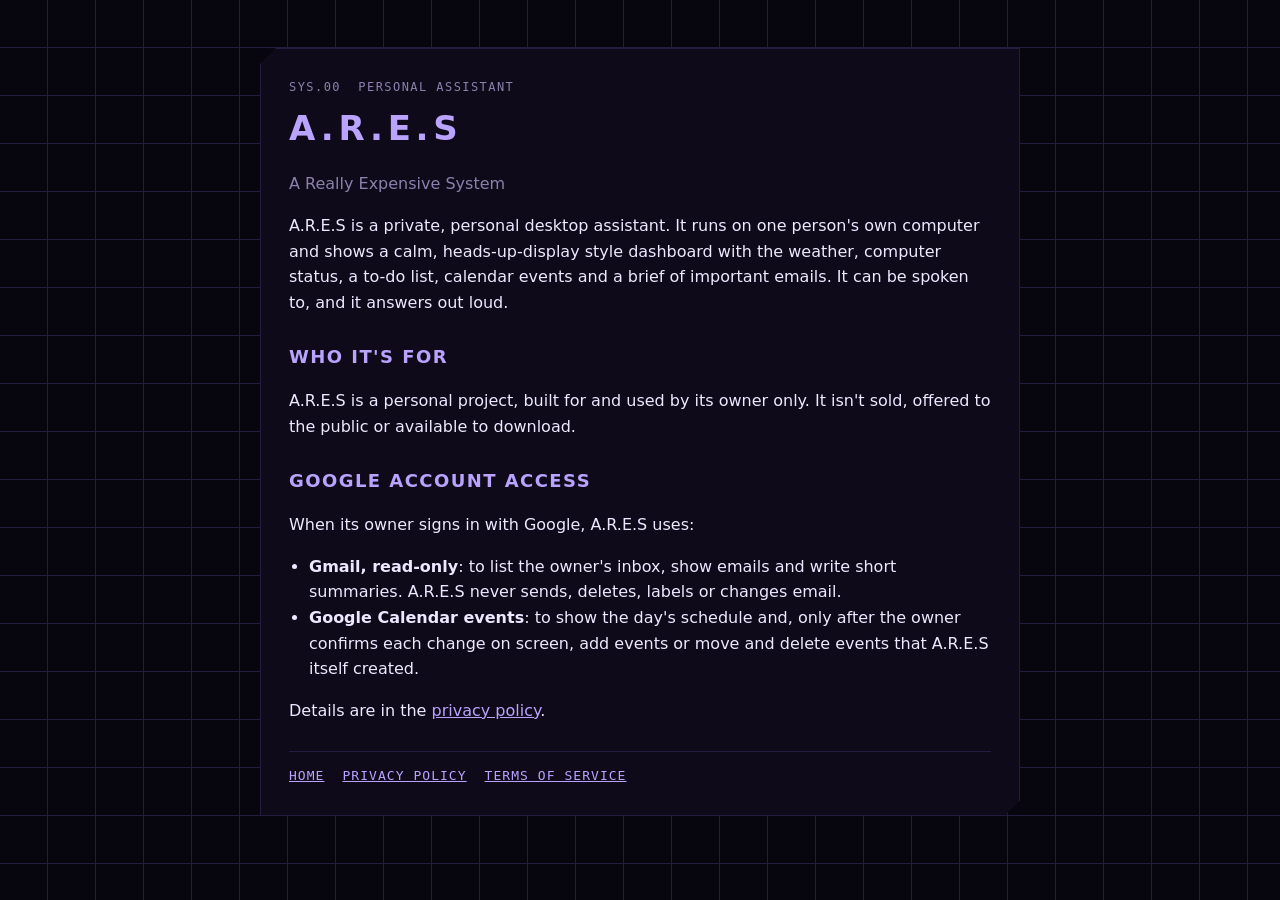
<file: index.html>
<!doctype html>
<html lang="en">
<head>
<meta charset="utf-8">
<meta name="viewport" content="width=device-width, initial-scale=1">
<title>A.R.E.S</title>
<link rel="stylesheet" href="style.css">
</head>
<body>
<main>
  <div class="code">SYS.00 &nbsp;PERSONAL ASSISTANT</div>
  <h1>A.R.E.S</h1>
  <p class="muted">A Really Expensive System</p>

  <p>A.R.E.S is a private, personal desktop assistant. It runs on one person's own computer and
  shows a calm, heads-up-display style dashboard with the weather, computer status, a to-do list,
  calendar events and a brief of important emails. It can be spoken to, and it answers out loud.</p>

  <h2>Who it's for</h2>
  <p>A.R.E.S is a personal project, built for and used by its owner only. It isn't sold, offered
  to the public or available to download.</p>

  <h2>Google account access</h2>
  <p>When its owner signs in with Google, A.R.E.S uses:</p>
  <ul>
    <li><strong>Gmail, read-only</strong>: to list the owner's inbox, show emails and write short
    summaries. A.R.E.S never sends, deletes, labels or changes email.</li>
    <li><strong>Google Calendar events</strong>: to show the day's schedule and, only after the owner
    confirms each change on screen, add events or move and delete events that A.R.E.S itself
    created.</li>
  </ul>
  <p>Details are in the <a href="privacy.html">privacy policy</a>.</p>

  <nav>
    <a href="index.html">HOME</a>
    <a href="privacy.html">PRIVACY POLICY</a>
    <a href="terms.html">TERMS OF SERVICE</a>
  </nav>
</main>
</body>
</html>
</file>
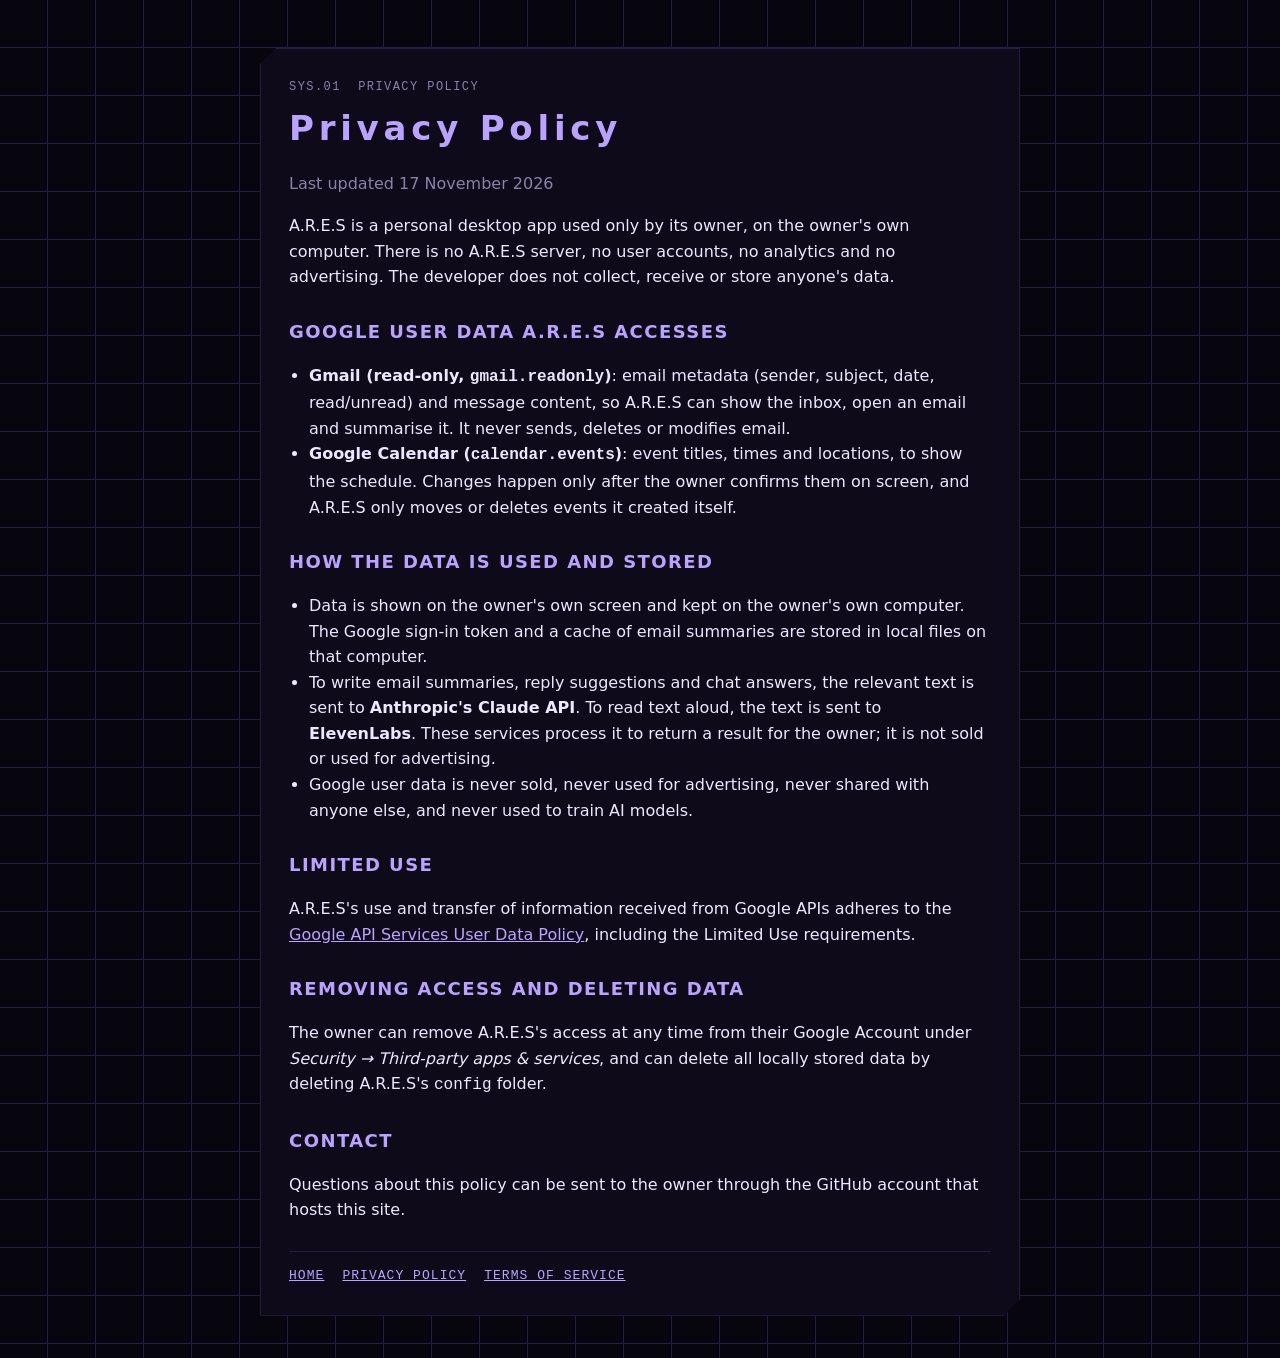
<file: privacy.html>
<!doctype html>
<html lang="en">
<head>
<meta charset="utf-8">
<meta name="viewport" content="width=device-width, initial-scale=1">
<title>A.R.E.S Privacy</title>
<link rel="stylesheet" href="style.css">
</head>
<body>
<main>
  <div class="code">SYS.01 &nbsp;PRIVACY POLICY</div>
  <h1>Privacy Policy</h1>
  <p class="muted">Last updated 17 November 2026</p>

  <p>A.R.E.S is a personal desktop app used only by its owner, on the owner's own computer. There
  is no A.R.E.S server, no user accounts, no analytics and no advertising. The developer does not
  collect, receive or store anyone's data.</p>

  <h2>Google user data A.R.E.S accesses</h2>
  <ul>
    <li><strong>Gmail (read-only, <code>gmail.readonly</code>)</strong>: email metadata (sender,
    subject, date, read/unread) and message content, so A.R.E.S can show the inbox, open an email
    and summarise it. It never sends, deletes or modifies email.</li>
    <li><strong>Google Calendar (<code>calendar.events</code>)</strong>: event titles, times and
    locations, to show the schedule. Changes happen only after the owner confirms them on screen,
    and A.R.E.S only moves or deletes events it created itself.</li>
  </ul>

  <h2>How the data is used and stored</h2>
  <ul>
    <li>Data is shown on the owner's own screen and kept on the owner's own computer. The Google
    sign-in token and a cache of email summaries are stored in local files on that computer.</li>
    <li>To write email summaries, reply suggestions and chat answers, the relevant text is sent to
    <strong>Anthropic's Claude API</strong>. To read text aloud, the text is sent to
    <strong>ElevenLabs</strong>. These services process it to return a result for the owner; it is
    not sold or used for advertising.</li>
    <li>Google user data is never sold, never used for advertising, never shared with anyone else,
    and never used to train AI models.</li>
  </ul>

  <h2>Limited Use</h2>
  <p>A.R.E.S's use and transfer of information received from Google APIs adheres to the
  <a href="https://developers.google.com/terms/api-services-user-data-policy">Google API Services
  User Data Policy</a>, including the Limited Use requirements.</p>

  <h2>Removing access and deleting data</h2>
  <p>The owner can remove A.R.E.S's access at any time from their Google Account under
  <em>Security → Third-party apps &amp; services</em>, and can delete all locally stored data by
  deleting A.R.E.S's <code>config</code> folder.</p>

  <h2>Contact</h2>
  <p>Questions about this policy can be sent to the owner through the GitHub account that hosts
  this site.</p>

  <nav>
    <a href="index.html">HOME</a>
    <a href="privacy.html">PRIVACY POLICY</a>
    <a href="terms.html">TERMS OF SERVICE</a>
  </nav>
</main>
</body>
</html>
</file>
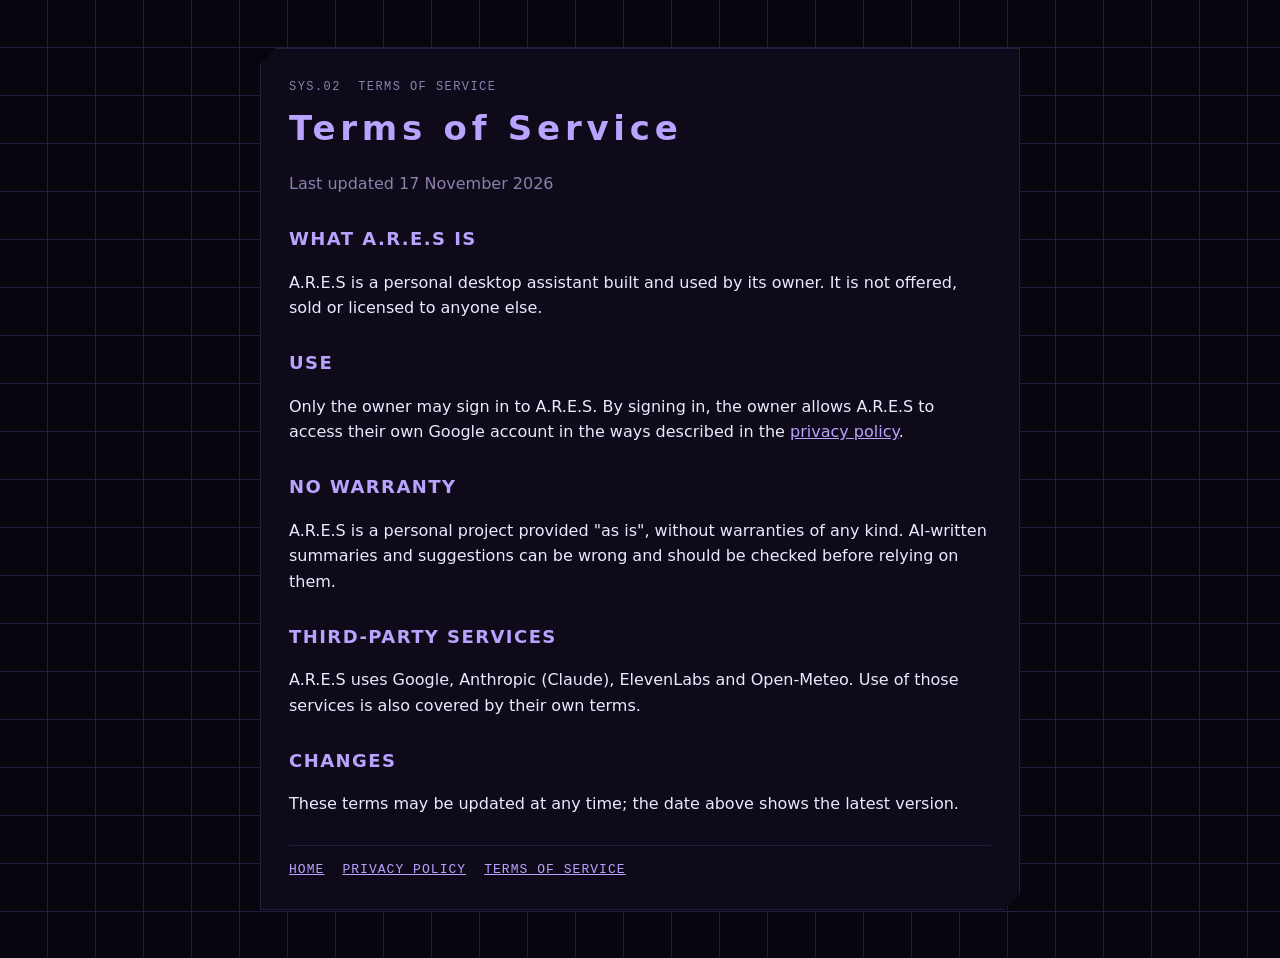
<file: terms.html>
<!doctype html>
<html lang="en">
<head>
<meta charset="utf-8">
<meta name="viewport" content="width=device-width, initial-scale=1">
<title>A.R.E.S Terms</title>
<link rel="stylesheet" href="style.css">
</head>
<body>
<main>
  <div class="code">SYS.02 &nbsp;TERMS OF SERVICE</div>
  <h1>Terms of Service</h1>
  <p class="muted">Last updated 17 November 2026</p>

  <h2>What A.R.E.S is</h2>
  <p>A.R.E.S is a personal desktop assistant built and used by its owner. It is not offered,
  sold or licensed to anyone else.</p>

  <h2>Use</h2>
  <p>Only the owner may sign in to A.R.E.S. By signing in, the owner allows A.R.E.S to access their
  own Google account in the ways described in the <a href="privacy.html">privacy policy</a>.</p>

  <h2>No warranty</h2>
  <p>A.R.E.S is a personal project provided "as is", without warranties of any kind. AI-written
  summaries and suggestions can be wrong and should be checked before relying on them.</p>

  <h2>Third-party services</h2>
  <p>A.R.E.S uses Google, Anthropic (Claude), ElevenLabs and Open-Meteo. Use of those services is
  also covered by their own terms.</p>

  <h2>Changes</h2>
  <p>These terms may be updated at any time; the date above shows the latest version.</p>

  <nav>
    <a href="index.html">HOME</a>
    <a href="privacy.html">PRIVACY POLICY</a>
    <a href="terms.html">TERMS OF SERVICE</a>
  </nav>
</main>
</body>
</html>
</file>
<file: style.css>
:root {
  --bg: #07050d; --panel: #0e0a1a; --line: #241d40;
  --signal: #b9a3ff; --text: #ede8ff; --muted: #8b81ad;
}
* { box-sizing: border-box; }
body {
  margin: 0; background: var(--bg); color: var(--text);
  font: 16px/1.6 "Segoe UI", system-ui, -apple-system, sans-serif;
  background-image: linear-gradient(var(--line) 1px, transparent 1px),
                    linear-gradient(90deg, var(--line) 1px, transparent 1px);
  background-size: 48px 48px; background-position: -1px -1px;
}
main {
  max-width: 760px; margin: 48px auto; padding: 32px 28px;
  background: var(--panel); border: 1px solid var(--line);
  clip-path: polygon(16px 0, 100% 0, 100% calc(100% - 16px), calc(100% - 16px) 100%, 0 100%, 0 16px);
}
@media (max-width: 800px) { main { margin: 16px; padding: 24px 18px; } }
.code { font: 12px/1 Consolas, "SF Mono", monospace; letter-spacing: .12em; color: var(--muted); }
h1 { font-size: 34px; letter-spacing: .14em; margin: 8px 0 4px; color: var(--signal); font-weight: 600; }
h2 { font-size: 18px; letter-spacing: .08em; text-transform: uppercase; color: var(--signal);
     margin: 28px 0 8px; font-weight: 600; }
p, li { color: var(--text); }
.muted { color: var(--muted); }
a { color: var(--signal); }
nav { display: flex; gap: 18px; flex-wrap: wrap; margin-top: 28px; padding-top: 16px;
      border-top: 1px solid var(--line); font: 13px Consolas, "SF Mono", monospace; letter-spacing: .08em; }
ul { padding-left: 20px; }
</file>
